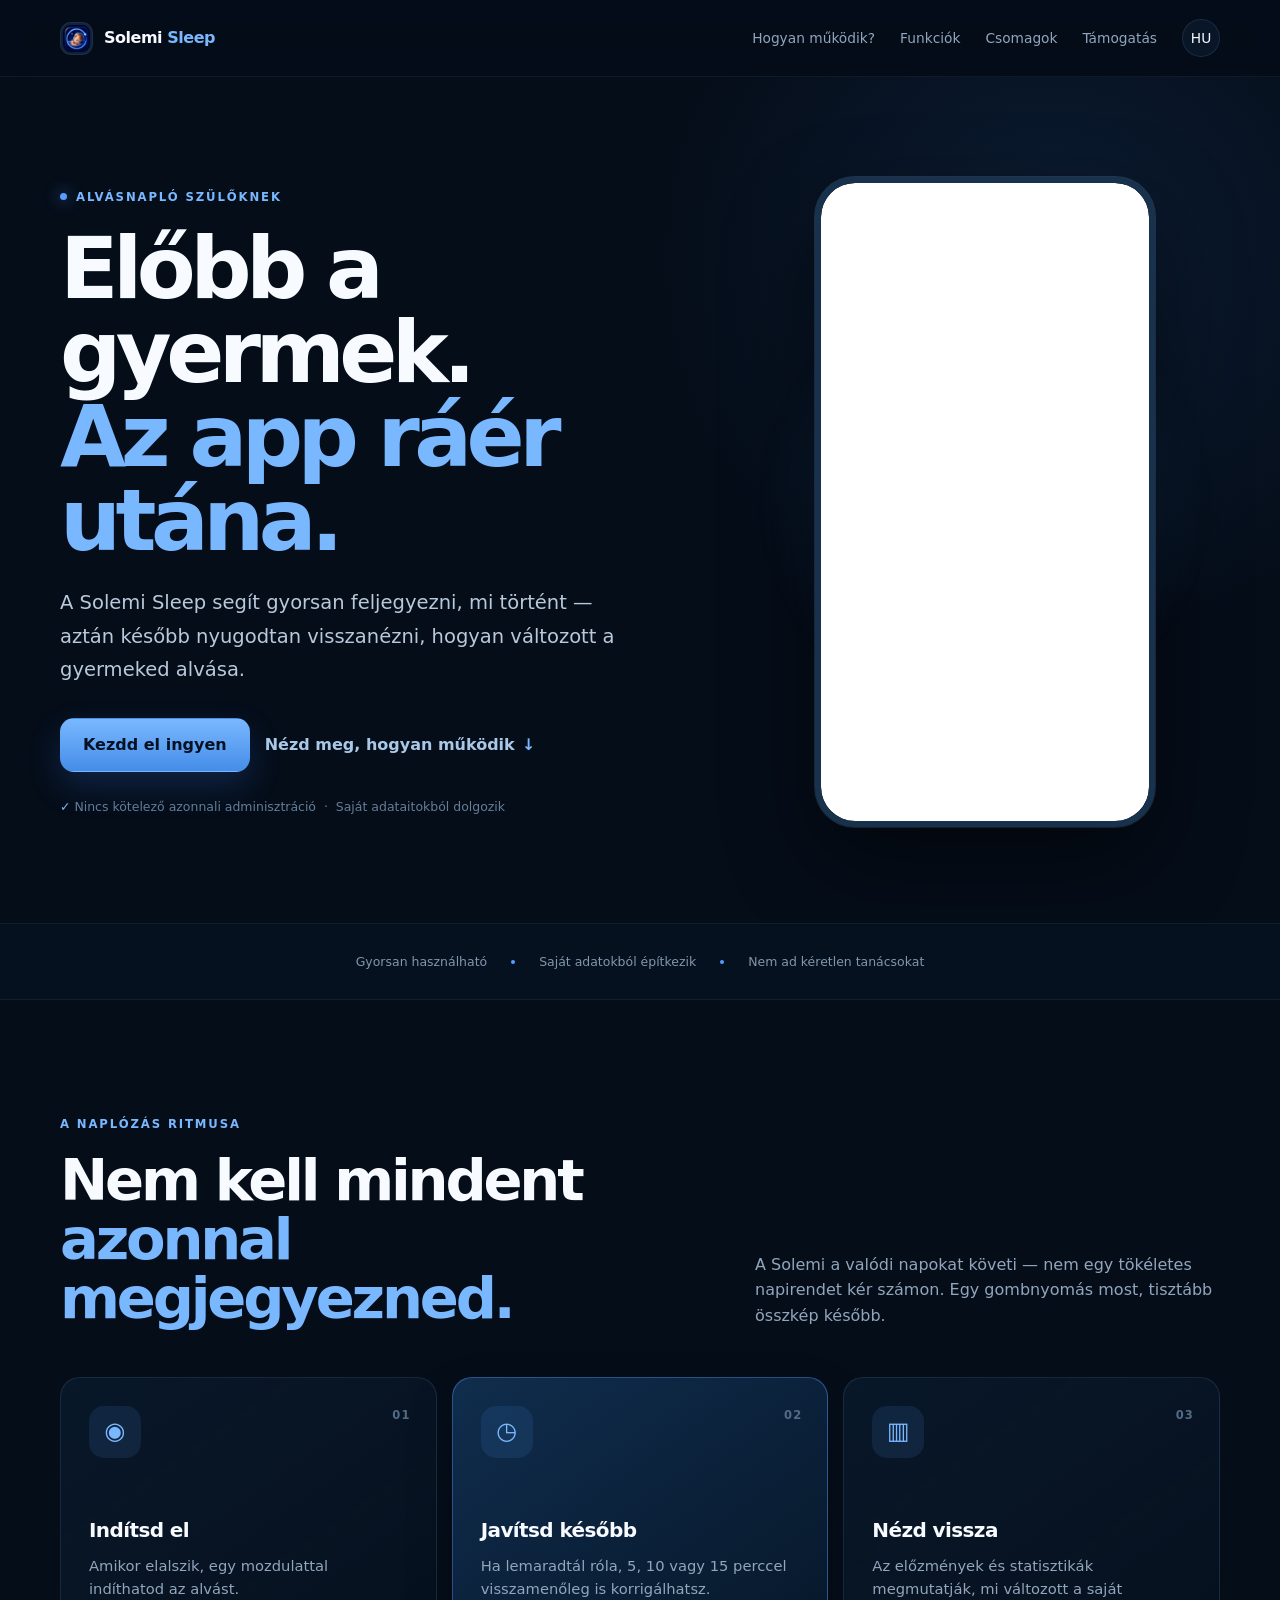
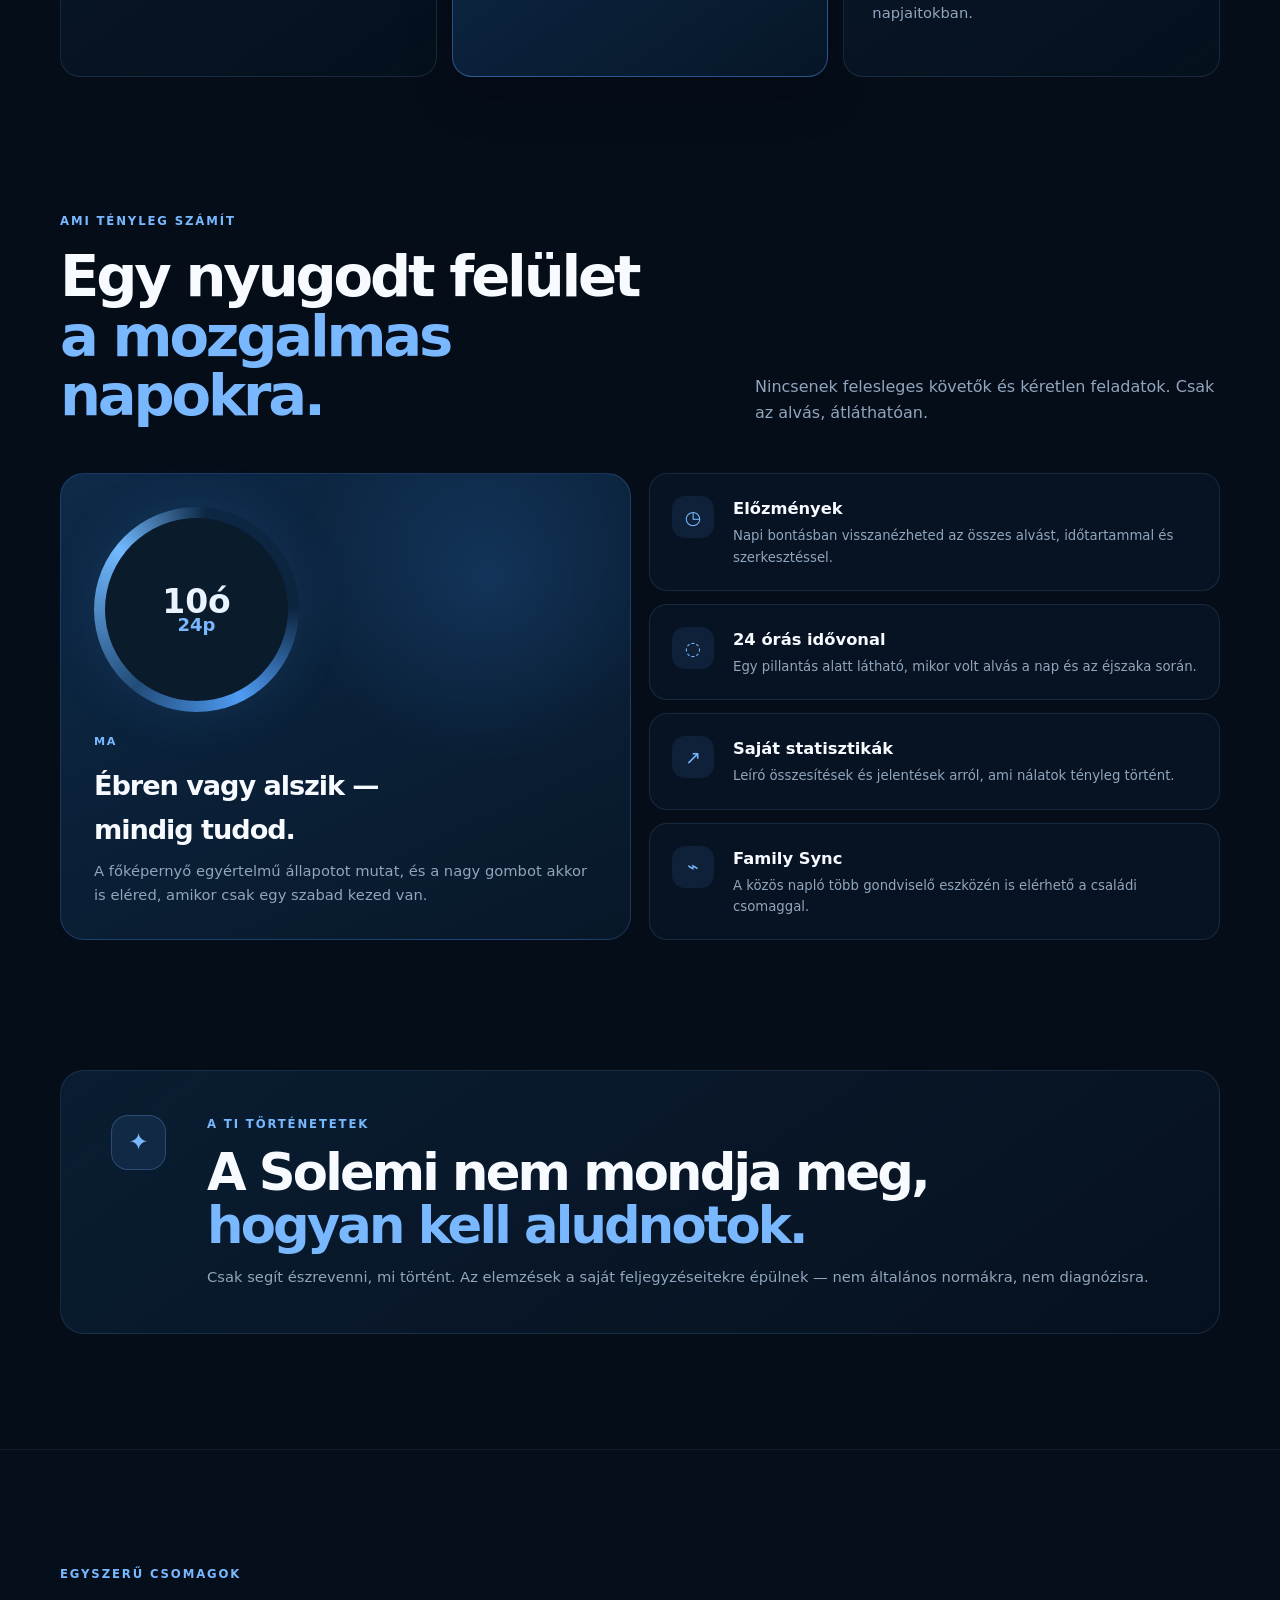
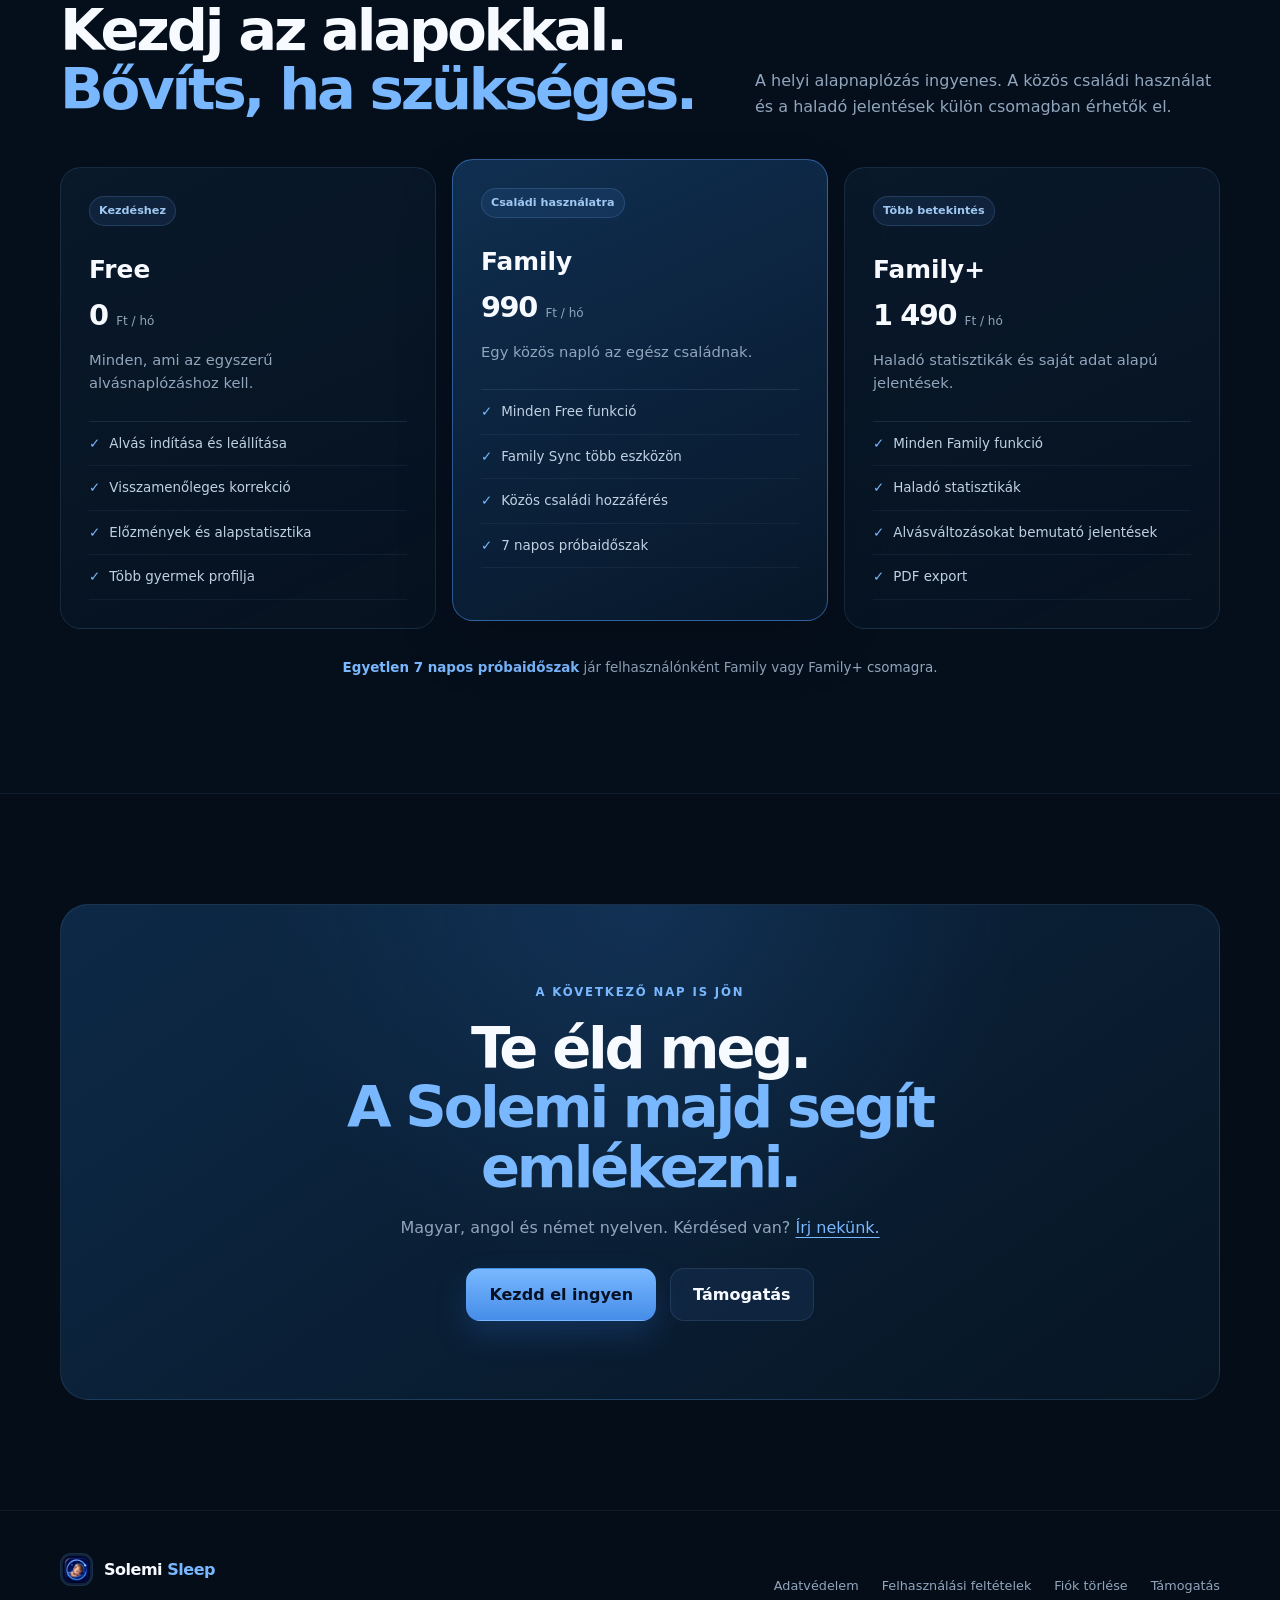
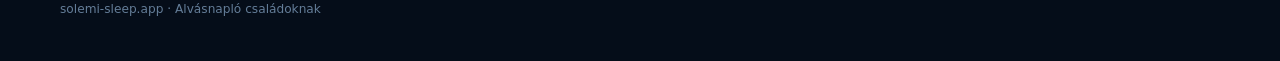
<file: index.html>
<!doctype html>
<html lang="hu">
<head>
  <meta charset="utf-8">
  <meta name="viewport" content="width=device-width, initial-scale=1">
  <meta name="theme-color" content="#050d19">
  <meta name="description" content="Solemi Sleep – gyors, egyszerű alvásnapló a gyermeked alvásának követéséhez.">
  <title>Solemi Sleep – Lásd, mi történt</title>
  <link rel="icon" type="image/png" href="/app-icon.png">
  <link rel="apple-touch-icon" href="/app-icon.png">
  <link rel="stylesheet" href="/styles.css">
</head>
<body>
  <header class="site-header">
    <nav class="nav shell" aria-label="Fő navigáció">
      <a class="brand" href="/" aria-label="Solemi Sleep kezdőlap">
        <span class="brand-mark" aria-hidden="true">
          <img src="/app-icon.png" alt="">
        </span>
        <span>Solemi <em>Sleep</em></span>
      </a>
      <div class="nav-links">
        <a href="#hogyan-mukodik">Hogyan működik?</a>
        <a href="#funkciok">Funkciók</a>
        <a href="#csomagok">Csomagok</a>
        <a href="/support/">Támogatás</a>
        <a class="language" href="#nyelvek" aria-label="Nyelv: magyar">HU</a>
      </div>
    </nav>
  </header>

  <main>
    <section class="hero">
      <div class="hero-glow" aria-hidden="true"></div>
      <div class="hero-grid shell">
        <div class="hero-copy">
          <div class="eyebrow"><span class="eyebrow-dot"></span>Alvásnapló szülőknek</div>
          <h1>Előbb a gyermek.<br><span>Az app ráér utána.</span></h1>
          <p class="lead">A Solemi Sleep segít gyorsan feljegyezni, mi történt — aztán később nyugodtan visszanézni, hogyan változott a gyermeked alvása.</p>
          <div class="hero-actions">
            <a class="button primary" href="#csomagok">Kezdd el ingyen</a>
            <a class="button text-button" href="#hogyan-mukodik">Nézd meg, hogyan működik <span aria-hidden="true">↓</span></a>
          </div>
          <p class="hero-assurance"><span aria-hidden="true">✓</span> Nincs kötelező azonnali adminisztráció &nbsp;·&nbsp; Saját adataitokból dolgozik</p>
        </div>

        <div class="phone-stage" aria-label="A Solemi Sleep mai nézetének bemutatója">
          <div class="phone-glow" aria-hidden="true"></div>
          <div class="phone" id="interactive-demo">
            <iframe class="app-demo-frame" src="https://czkiii.github.io/botond-sleep-tracker/" title="Solemi Sleep interaktív demó" loading="lazy"></iframe>
          </div>
        </div>
      </div>
    </section>

    <section class="proof-strip">
      <div class="shell proof-grid">
        <span>Gyorsan használható</span><i></i><span>Saját adatokból építkezik</span><i></i><span>Nem ad kéretlen tanácsokat</span>
      </div>
    </section>

    <section class="section story" id="hogyan-mukodik">
      <div class="shell">
        <div class="section-kicker">A naplózás ritmusa</div>
        <div class="section-head">
          <h2>Nem kell mindent<br><span>azonnal megjegyezned.</span></h2>
          <p>A Solemi a valódi napokat követi — nem egy tökéletes napirendet kér számon. Egy gombnyomás most, tisztább összkép később.</p>
        </div>
        <div class="steps-grid">
          <article class="step-card"><span class="step-no">01</span><div class="step-icon">◉</div><h3>Indítsd el</h3><p>Amikor elalszik, egy mozdulattal indíthatod az alvást.</p></article>
          <article class="step-card active"><span class="step-no">02</span><div class="step-icon">◷</div><h3>Javítsd később</h3><p>Ha lemaradtál róla, 5, 10 vagy 15 perccel visszamenőleg is korrigálhatsz.</p></article>
          <article class="step-card"><span class="step-no">03</span><div class="step-icon">▥</div><h3>Nézd vissza</h3><p>Az előzmények és statisztikák megmutatják, mi változott a saját napjaitokban.</p></article>
        </div>
      </div>
    </section>

    <section class="section feature-section" id="funkciok">
      <div class="shell">
        <div class="section-kicker">Ami tényleg számít</div>
        <div class="section-head">
          <h2>Egy nyugodt felület<br><span>a mozgalmas napokra.</span></h2>
          <p>Nincsenek felesleges követők és kéretlen feladatok. Csak az alvás, átláthatóan.</p>
        </div>
        <div class="feature-layout">
          <div class="feature-large">
            <div class="feature-orb" aria-hidden="true"><span>10ó<br><small>24p</small></span></div>
            <div><span class="feature-label">MA</span><h3>Ébren vagy alszik — mindig tudod.</h3><p>A főképernyő egyértelmű állapotot mutat, és a nagy gombot akkor is eléred, amikor csak egy szabad kezed van.</p></div>
          </div>
          <div class="feature-list">
            <article><span class="feature-symbol">◷</span><div><h3>Előzmények</h3><p>Napi bontásban visszanézheted az összes alvást, időtartammal és szerkesztéssel.</p></div></article>
            <article><span class="feature-symbol">◌</span><div><h3>24 órás idővonal</h3><p>Egy pillantás alatt látható, mikor volt alvás a nap és az éjszaka során.</p></div></article>
            <article><span class="feature-symbol">↗</span><div><h3>Saját statisztikák</h3><p>Leíró összesítések és jelentések arról, ami nálatok tényleg történt.</p></div></article>
            <article><span class="feature-symbol">⌁</span><div><h3>Family Sync</h3><p>A közös napló több gondviselő eszközén is elérhető a családi csomaggal.</p></div></article>
          </div>
        </div>
      </div>
    </section>

    <section class="section privacy-section">
      <div class="shell privacy-card">
        <div class="privacy-icon">✦</div>
        <div><div class="section-kicker">A ti történetetek</div><h2>A Solemi nem mondja meg,<br><span>hogyan kell aludnotok.</span></h2><p>Csak segít észrevenni, mi történt. Az elemzések a saját feljegyzéseitekre épülnek — nem általános normákra, nem diagnózisra.</p></div>
      </div>
    </section>

    <section class="section plans" id="csomagok">
      <div class="shell">
        <div class="section-kicker">Egyszerű csomagok</div>
        <div class="section-head"><h2>Kezdj az alapokkal.<br><span>Bővíts, ha szükséges.</span></h2><p>A helyi alapnaplózás ingyenes. A közös családi használat és a haladó jelentések külön csomagban érhetők el.</p></div>
        <div class="plan-grid">
          <article class="plan"><span class="plan-tag">Kezdéshez</span><h3>Free</h3><div class="price">0 <small>Ft / hó</small></div><p>Minden, ami az egyszerű alvásnaplózáshoz kell.</p><ul><li>Alvás indítása és leállítása</li><li>Visszamenőleges korrekció</li><li>Előzmények és alapstatisztika</li><li>Több gyermek profilja</li></ul></article>
          <article class="plan recommended"><span class="plan-tag">Családi használatra</span><h3>Family</h3><div class="price">990 <small>Ft / hó</small></div><p>Egy közös napló az egész családnak.</p><ul><li>Minden Free funkció</li><li>Family Sync több eszközön</li><li>Közös családi hozzáférés</li><li>7 napos próbaidőszak</li></ul></article>
          <article class="plan"><span class="plan-tag">Több betekintés</span><h3>Family+</h3><div class="price">1 490 <small>Ft / hó</small></div><p>Haladó statisztikák és saját adat alapú jelentések.</p><ul><li>Minden Family funkció</li><li>Haladó statisztikák</li><li>Alvásváltozásokat bemutató jelentések</li><li>PDF export</li></ul></article>
        </div>
        <p class="trial-note"><strong>Egyetlen 7 napos próbaidőszak</strong> jár felhasználónként Family vagy Family+ csomagra.</p>
      </div>
    </section>

    <section class="closing" id="nyelvek">
      <div class="closing-inner shell"><div class="section-kicker">A következő nap is jön</div><h2>Te éld meg.<br><span>A Solemi majd segít emlékezni.</span></h2><p>Magyar, angol és német nyelven. Kérdésed van? <a class="text-link" href="mailto:support@solemi-sleep.app">Írj nekünk.</a></p><div class="closing-actions"><a class="button primary" href="#csomagok">Kezdd el ingyen</a><a class="button secondary" href="/support/">Támogatás</a></div></div>
    </section>
  </main>

  <footer class="site-footer"><div class="footer-grid shell"><div><a class="brand" href="/"><span class="brand-mark" aria-hidden="true"><img src="/app-icon.png" alt=""></span><span>Solemi <em>Sleep</em></span></a><div class="footer-meta">solemi-sleep.app · Alvásnapló családoknak</div></div><nav class="footer-links" aria-label="Jogi és támogatási oldalak"><a href="/privacy/">Adatvédelem</a><a href="/terms/">Felhasználási feltételek</a><a href="/delete-account/">Fiók törlése</a><a href="/support/">Támogatás</a></nav></div></footer>
</body>
</html>
<!-- deploy-check -->
</file>
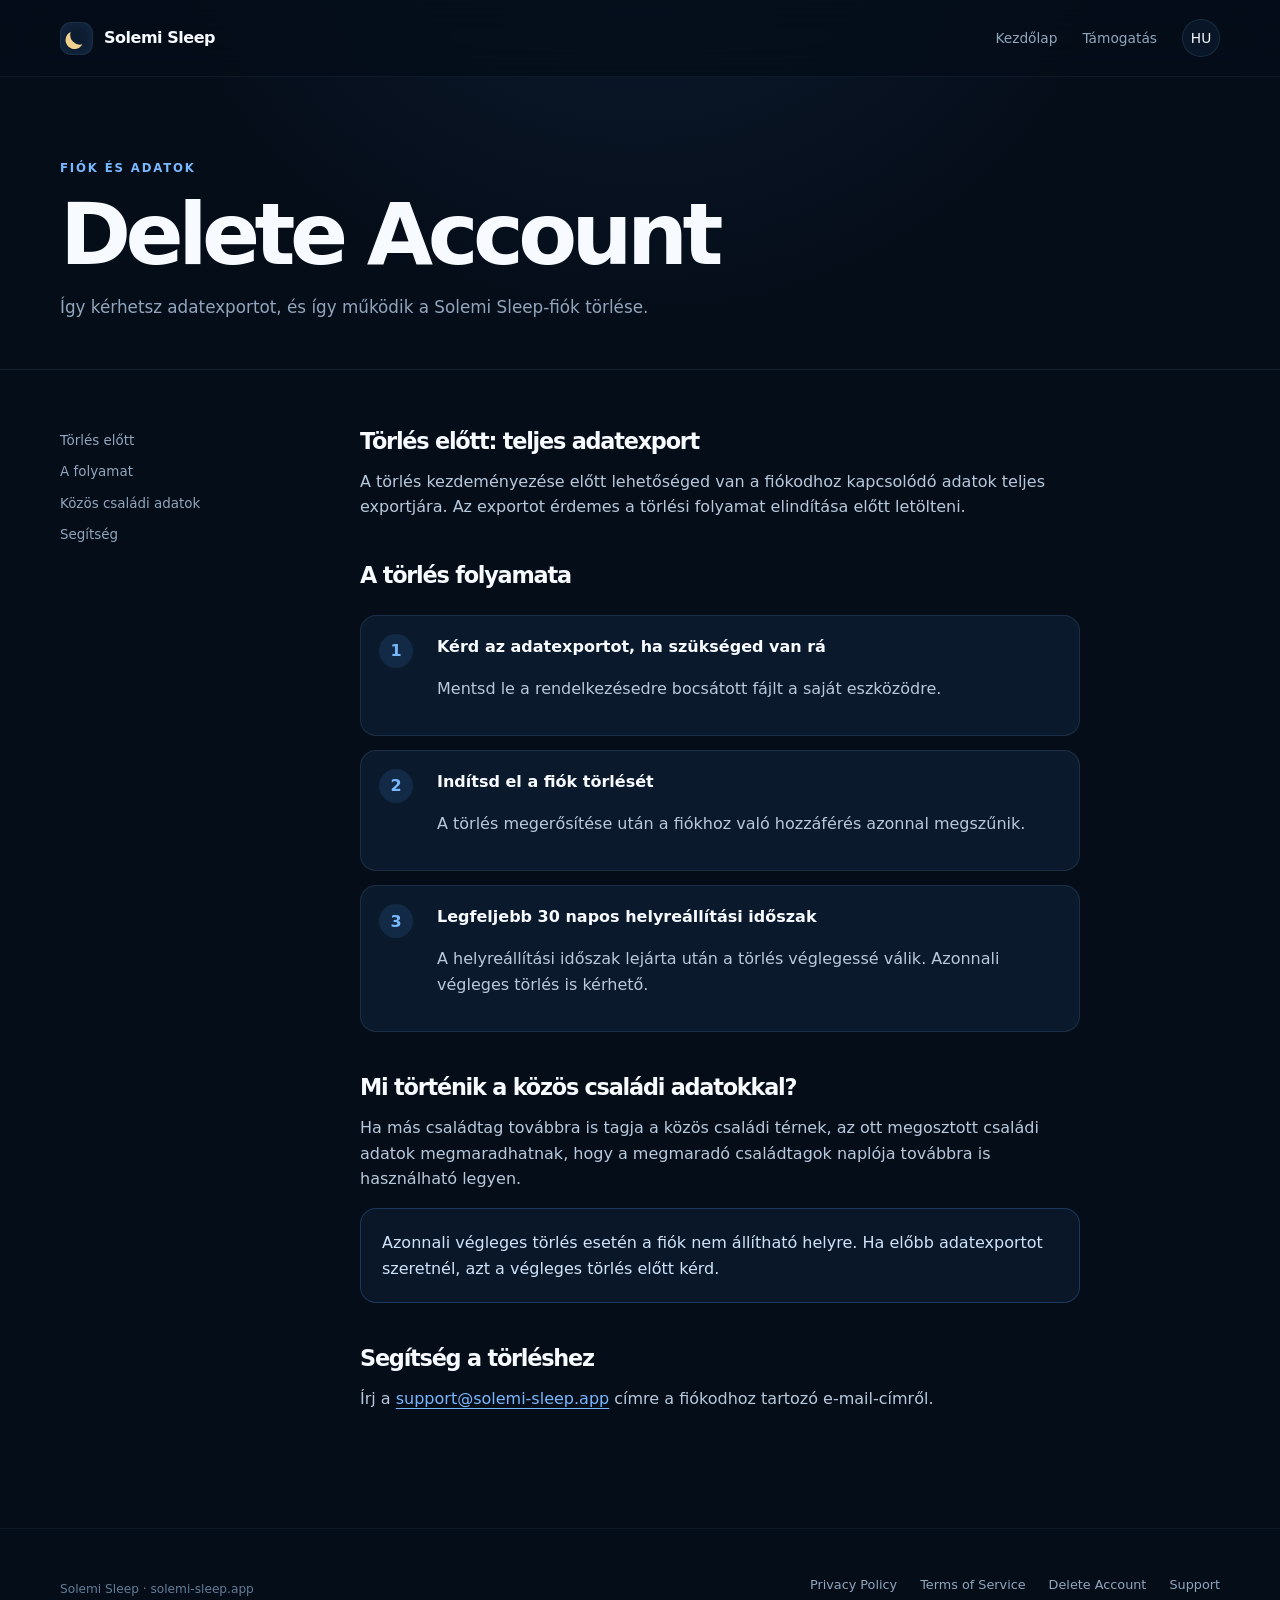
<file: delete-account/index.html>
<!doctype html><html lang="hu"><head><meta charset="utf-8"><meta name="viewport" content="width=device-width,initial-scale=1"><meta name="theme-color" content="#080c20"><title>Delete Account – Solemi Sleep</title><link rel="icon" type="image/svg+xml" href="/favicon.svg"><link rel="stylesheet" href="/styles.css"></head><body>
<header class="site-header"><nav class="nav shell"><a class="brand" href="/"><span class="brand-mark" aria-hidden="true"><svg viewBox="0 0 32 32"><path d="M22 22A10 10 0 0 1 10 9.3 9.2 9.2 0 1 0 22 22Z" fill="#f1cf8c"/></svg></span>Solemi Sleep</a><div class="nav-links"><a href="/">Kezdőlap</a><a href="/support/">Támogatás</a><span class="language">HU</span></div></nav></header>
<main><section class="page-hero"><div class="shell"><div class="eyebrow">Fiók és adatok</div><h1>Delete Account</h1><p>Így kérhetsz adatexportot, és így működik a Solemi Sleep-fiók törlése.</p></div></section>
<section class="document"><div class="document-layout shell"><nav class="doc-nav"><a href="#elotte">Törlés előtt</a><a href="#folyamat">A folyamat</a><a href="#csalad">Közös családi adatok</a><a href="#segitseg">Segítség</a></nav><article class="doc-content">
<h2 id="elotte">Törlés előtt: teljes adatexport</h2><p>A törlés kezdeményezése előtt lehetőséged van a fiókodhoz kapcsolódó adatok teljes exportjára. Az exportot érdemes a törlési folyamat elindítása előtt letölteni.</p>
<h2 id="folyamat">A törlés folyamata</h2><div class="steps"><div class="step"><div><strong>Kérd az adatexportot, ha szükséged van rá</strong><p>Mentsd le a rendelkezésedre bocsátott fájlt a saját eszközödre.</p></div></div><div class="step"><div><strong>Indítsd el a fiók törlését</strong><p>A törlés megerősítése után a fiókhoz való hozzáférés azonnal megszűnik.</p></div></div><div class="step"><div><strong>Legfeljebb 30 napos helyreállítási időszak</strong><p>A helyreállítási időszak lejárta után a törlés véglegessé válik. Azonnali végleges törlés is kérhető.</p></div></div></div>
<h2 id="csalad">Mi történik a közös családi adatokkal?</h2><p>Ha más családtag továbbra is tagja a közös családi térnek, az ott megosztott családi adatok megmaradhatnak, hogy a megmaradó családtagok naplója továbbra is használható legyen.</p>
<div class="notice">Azonnali végleges törlés esetén a fiók nem állítható helyre. Ha előbb adatexportot szeretnél, azt a végleges törlés előtt kérd.</div>
<h2 id="segitseg">Segítség a törléshez</h2><p>Írj a <a class="text-link" href="mailto:support@solemi-sleep.app">support@solemi-sleep.app</a> címre a fiókodhoz tartozó e-mail-címről.</p>
</article></div></section></main>
<footer class="site-footer"><div class="footer-grid shell"><div class="footer-meta">Solemi Sleep · solemi-sleep.app</div><nav class="footer-links"><a href="/privacy/">Privacy Policy</a><a href="/terms/">Terms of Service</a><a href="/delete-account/">Delete Account</a><a href="/support/">Support</a></nav></div></footer></body></html>
</file>
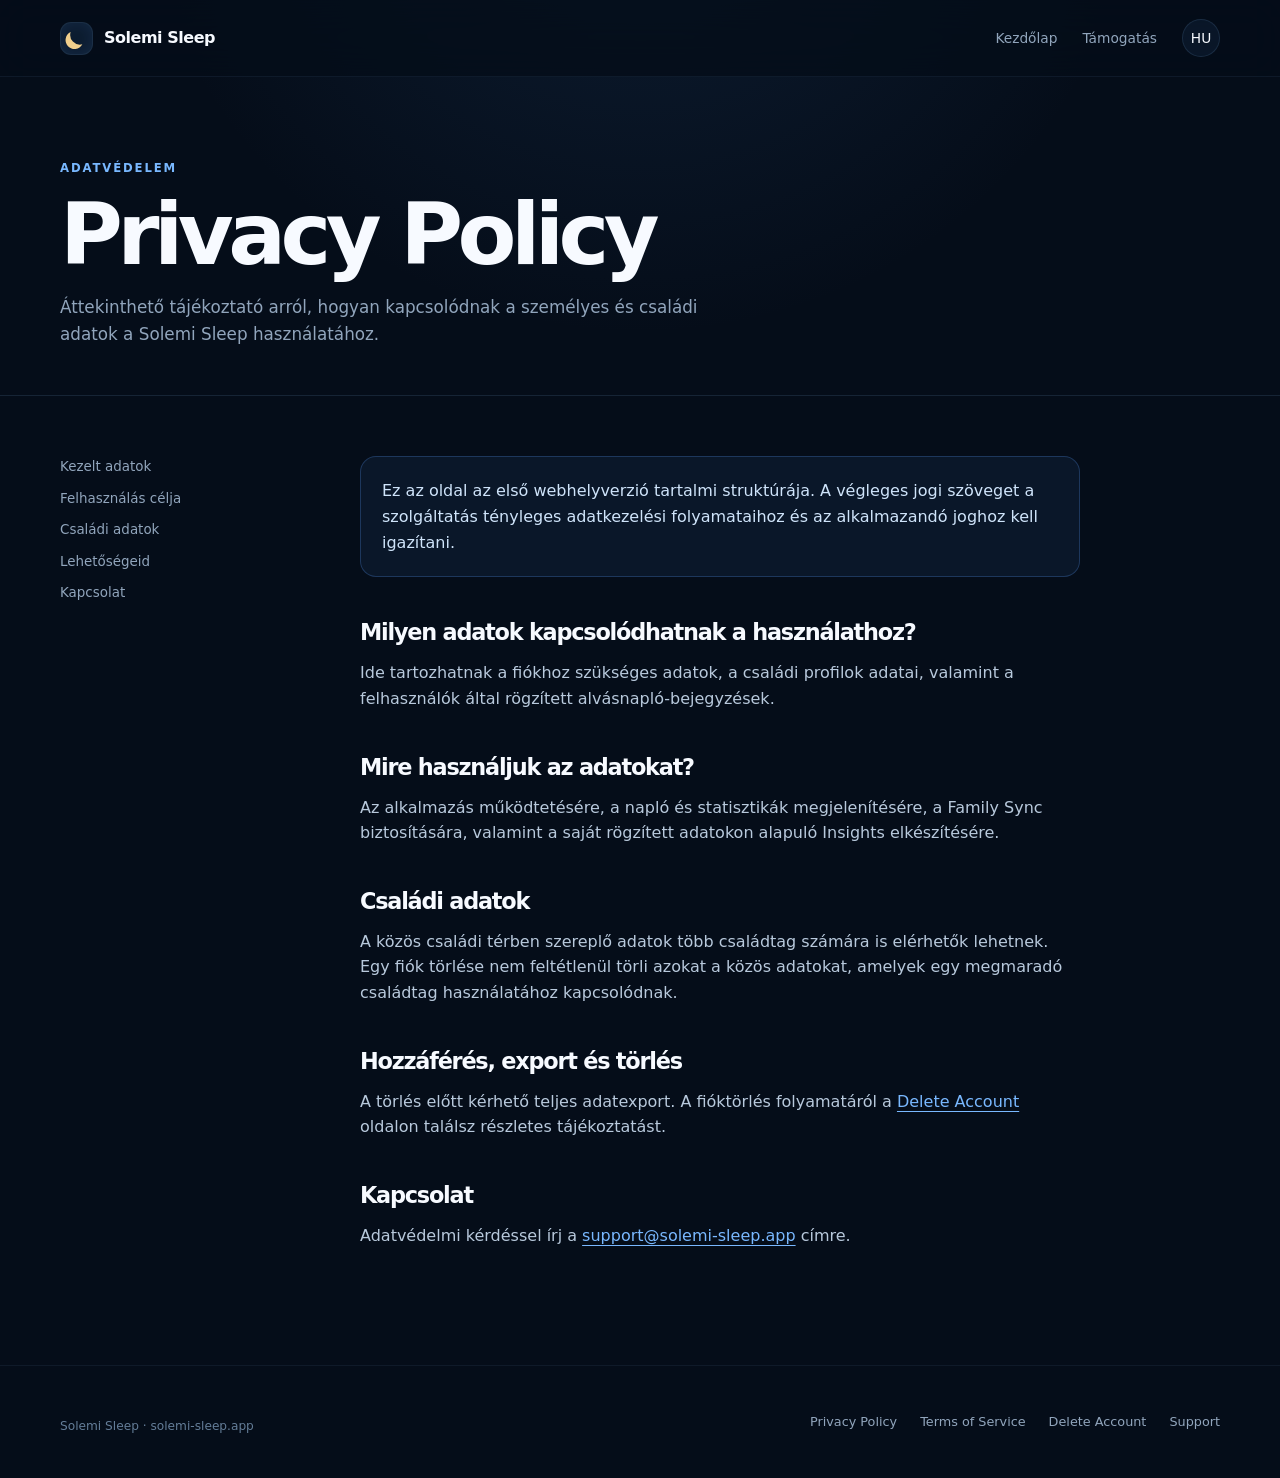
<file: privacy/index.html>
<!doctype html><html lang="hu"><head><meta charset="utf-8"><meta name="viewport" content="width=device-width,initial-scale=1"><meta name="theme-color" content="#080c20"><title>Privacy Policy – Solemi Sleep</title><link rel="icon" type="image/svg+xml" href="/favicon.svg"><link rel="stylesheet" href="/styles.css"></head><body>
<header class="site-header"><nav class="nav shell"><a class="brand" href="/"><span class="brand-mark" aria-hidden="true"><svg viewBox="0 0 32 32"><path d="M22 22A10 10 0 0 1 10 9.3 9.2 9.2 0 1 0 22 22Z" fill="#f1cf8c"/></svg></span>Solemi Sleep</a><div class="nav-links"><a href="/">Kezdőlap</a><a href="/support/">Támogatás</a><span class="language">HU</span></div></nav></header>
<main><section class="page-hero"><div class="shell"><div class="eyebrow">Adatvédelem</div><h1>Privacy Policy</h1><p>Áttekinthető tájékoztató arról, hogyan kapcsolódnak a személyes és családi adatok a Solemi Sleep használatához.</p></div></section>
<section class="document"><div class="document-layout shell"><nav class="doc-nav" aria-label="Oldalon belüli navigáció"><a href="#adatok">Kezelt adatok</a><a href="#cel">Felhasználás célja</a><a href="#csalad">Családi adatok</a><a href="#jogok">Lehetőségeid</a><a href="#kapcsolat">Kapcsolat</a></nav><article class="doc-content">
<div class="notice">Ez az oldal az első webhelyverzió tartalmi struktúrája. A végleges jogi szöveget a szolgáltatás tényleges adatkezelési folyamataihoz és az alkalmazandó joghoz kell igazítani.</div>
<h2 id="adatok">Milyen adatok kapcsolódhatnak a használathoz?</h2><p>Ide tartozhatnak a fiókhoz szükséges adatok, a családi profilok adatai, valamint a felhasználók által rögzített alvásnapló-bejegyzések.</p>
<h2 id="cel">Mire használjuk az adatokat?</h2><p>Az alkalmazás működtetésére, a napló és statisztikák megjelenítésére, a Family Sync biztosítására, valamint a saját rögzített adatokon alapuló Insights elkészítésére.</p>
<h2 id="csalad">Családi adatok</h2><p>A közös családi térben szereplő adatok több családtag számára is elérhetők lehetnek. Egy fiók törlése nem feltétlenül törli azokat a közös adatokat, amelyek egy megmaradó családtag használatához kapcsolódnak.</p>
<h2 id="jogok">Hozzáférés, export és törlés</h2><p>A törlés előtt kérhető teljes adatexport. A fióktörlés folyamatáról a <a class="text-link" href="/delete-account/">Delete Account</a> oldalon találsz részletes tájékoztatást.</p>
<h2 id="kapcsolat">Kapcsolat</h2><p>Adatvédelmi kérdéssel írj a <a class="text-link" href="mailto:support@solemi-sleep.app">support@solemi-sleep.app</a> címre.</p>
</article></div></section></main>
<footer class="site-footer"><div class="footer-grid shell"><div class="footer-meta">Solemi Sleep · solemi-sleep.app</div><nav class="footer-links"><a href="/privacy/">Privacy Policy</a><a href="/terms/">Terms of Service</a><a href="/delete-account/">Delete Account</a><a href="/support/">Support</a></nav></div></footer></body></html>
</file>
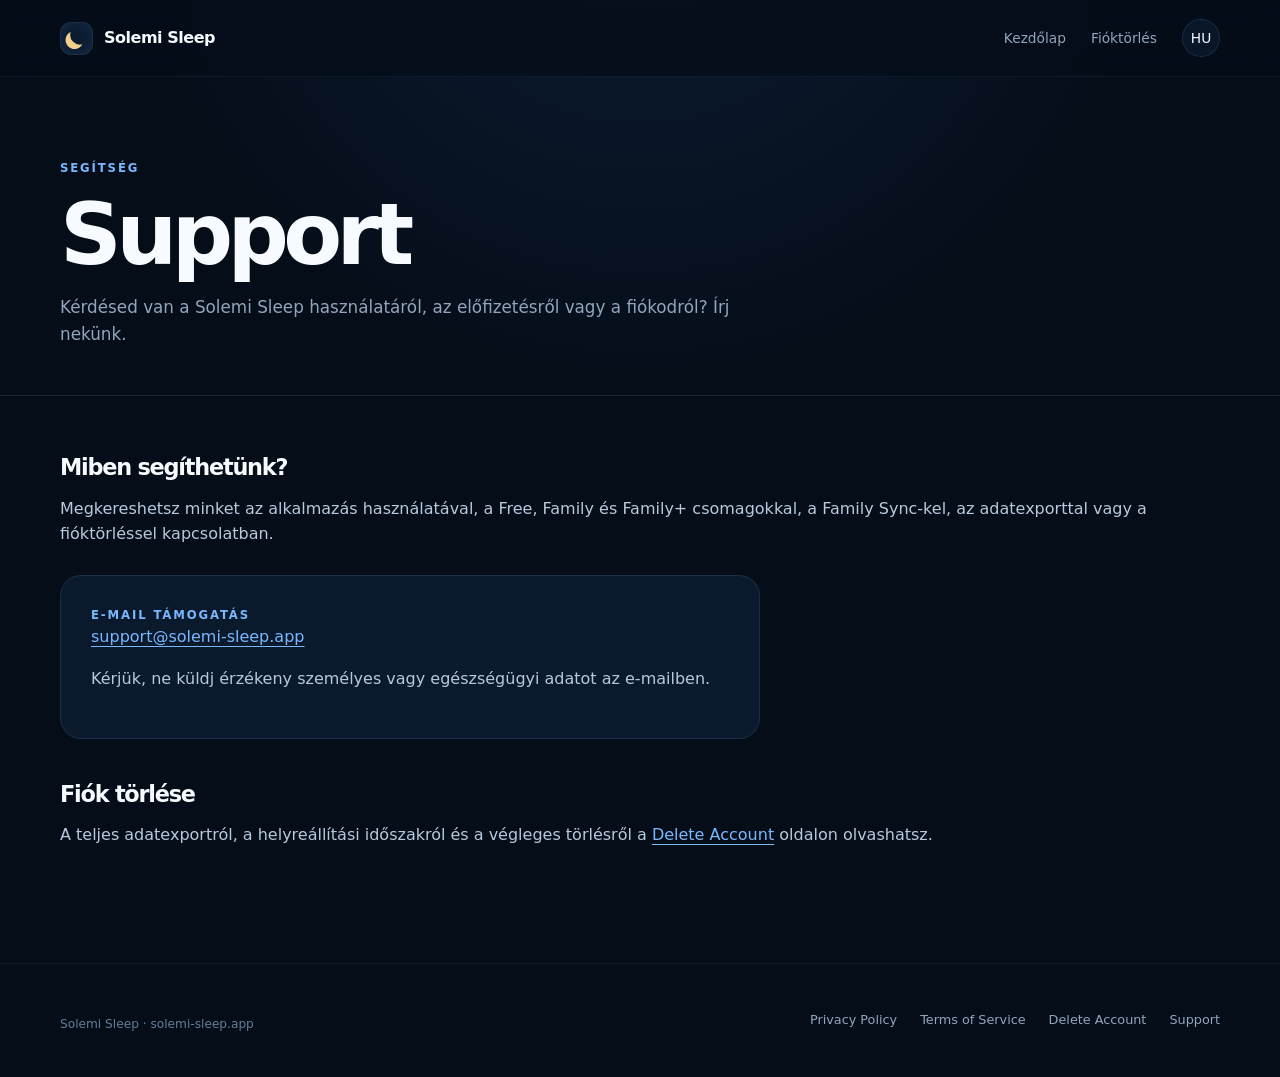
<file: support/index.html>
<!doctype html><html lang="hu"><head><meta charset="utf-8"><meta name="viewport" content="width=device-width,initial-scale=1"><meta name="theme-color" content="#080c20"><title>Support – Solemi Sleep</title><link rel="icon" type="image/svg+xml" href="/favicon.svg"><link rel="stylesheet" href="/styles.css"></head><body>
<header class="site-header"><nav class="nav shell"><a class="brand" href="/"><span class="brand-mark" aria-hidden="true"><svg viewBox="0 0 32 32"><path d="M22 22A10 10 0 0 1 10 9.3 9.2 9.2 0 1 0 22 22Z" fill="#f1cf8c"/></svg></span>Solemi Sleep</a><div class="nav-links"><a href="/">Kezdőlap</a><a href="/delete-account/">Fióktörlés</a><span class="language">HU</span></div></nav></header>
<main><section class="page-hero"><div class="shell"><div class="eyebrow">Segítség</div><h1>Support</h1><p>Kérdésed van a Solemi Sleep használatáról, az előfizetésről vagy a fiókodról? Írj nekünk.</p></div></section>
<section class="document"><div class="shell"><article class="doc-content"><h2>Miben segíthetünk?</h2><p>Megkereshetsz minket az alkalmazás használatával, a Free, Family és Family+ csomagokkal, a Family Sync-kel, az adatexporttal vagy a fióktörléssel kapcsolatban.</p><div class="support-card"><div class="eyebrow">E-mail támogatás</div><a href="mailto:support@solemi-sleep.app">support@solemi-sleep.app</a><p>Kérjük, ne küldj érzékeny személyes vagy egészségügyi adatot az e-mailben.</p></div><h2>Fiók törlése</h2><p>A teljes adatexportról, a helyreállítási időszakról és a végleges törlésről a <a class="text-link" href="/delete-account/">Delete Account</a> oldalon olvashatsz.</p></article></div></section></main>
<footer class="site-footer"><div class="footer-grid shell"><div class="footer-meta">Solemi Sleep · solemi-sleep.app</div><nav class="footer-links"><a href="/privacy/">Privacy Policy</a><a href="/terms/">Terms of Service</a><a href="/delete-account/">Delete Account</a><a href="/support/">Support</a></nav></div></footer></body></html>
</file>
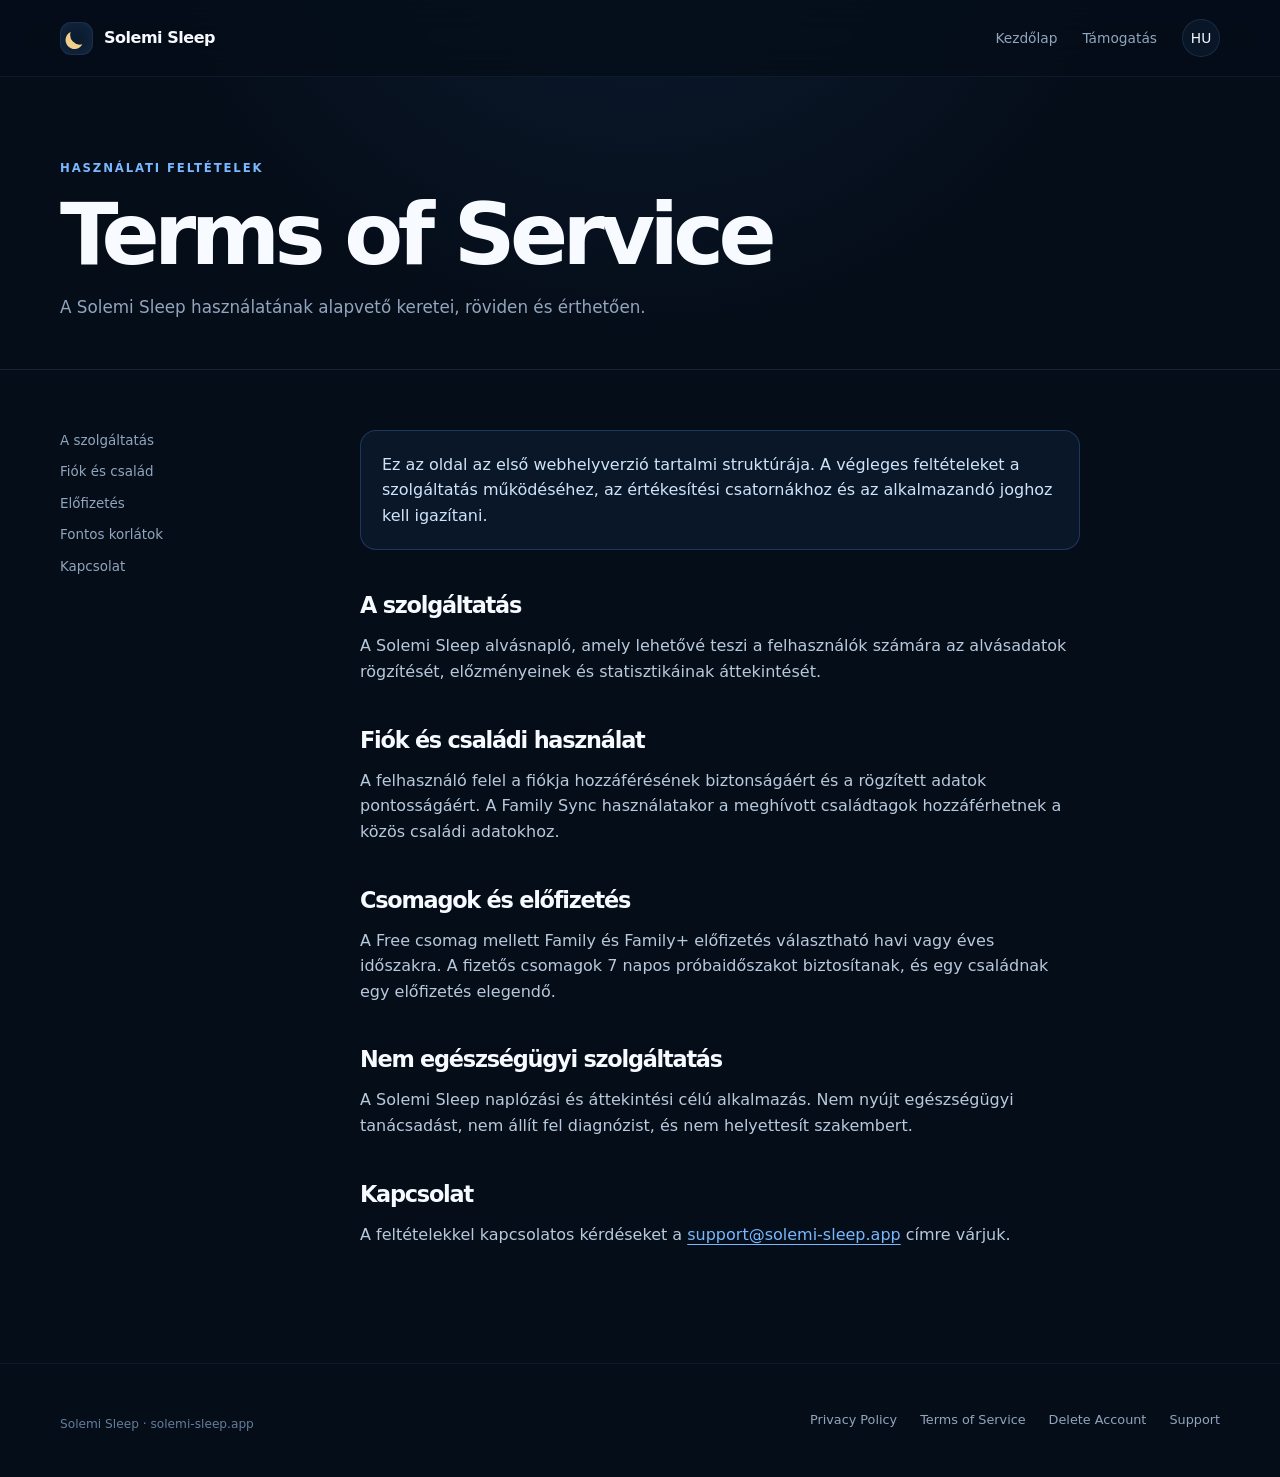
<file: terms/index.html>
<!doctype html><html lang="hu"><head><meta charset="utf-8"><meta name="viewport" content="width=device-width,initial-scale=1"><meta name="theme-color" content="#080c20"><title>Terms of Service – Solemi Sleep</title><link rel="icon" type="image/svg+xml" href="/favicon.svg"><link rel="stylesheet" href="/styles.css"></head><body>
<header class="site-header"><nav class="nav shell"><a class="brand" href="/"><span class="brand-mark" aria-hidden="true"><svg viewBox="0 0 32 32"><path d="M22 22A10 10 0 0 1 10 9.3 9.2 9.2 0 1 0 22 22Z" fill="#f1cf8c"/></svg></span>Solemi Sleep</a><div class="nav-links"><a href="/">Kezdőlap</a><a href="/support/">Támogatás</a><span class="language">HU</span></div></nav></header>
<main><section class="page-hero"><div class="shell"><div class="eyebrow">Használati feltételek</div><h1>Terms of Service</h1><p>A Solemi Sleep használatának alapvető keretei, röviden és érthetően.</p></div></section>
<section class="document"><div class="document-layout shell"><nav class="doc-nav"><a href="#szolgaltatas">A szolgáltatás</a><a href="#fiok">Fiók és család</a><a href="#elofizetes">Előfizetés</a><a href="#felelosseg">Fontos korlátok</a><a href="#kapcsolat">Kapcsolat</a></nav><article class="doc-content">
<div class="notice">Ez az oldal az első webhelyverzió tartalmi struktúrája. A végleges feltételeket a szolgáltatás működéséhez, az értékesítési csatornákhoz és az alkalmazandó joghoz kell igazítani.</div>
<h2 id="szolgaltatas">A szolgáltatás</h2><p>A Solemi Sleep alvásnapló, amely lehetővé teszi a felhasználók számára az alvásadatok rögzítését, előzményeinek és statisztikáinak áttekintését.</p>
<h2 id="fiok">Fiók és családi használat</h2><p>A felhasználó felel a fiókja hozzáférésének biztonságáért és a rögzített adatok pontosságáért. A Family Sync használatakor a meghívott családtagok hozzáférhetnek a közös családi adatokhoz.</p>
<h2 id="elofizetes">Csomagok és előfizetés</h2><p>A Free csomag mellett Family és Family+ előfizetés választható havi vagy éves időszakra. A fizetős csomagok 7 napos próbaidőszakot biztosítanak, és egy családnak egy előfizetés elegendő.</p>
<h2 id="felelosseg">Nem egészségügyi szolgáltatás</h2><p>A Solemi Sleep naplózási és áttekintési célú alkalmazás. Nem nyújt egészségügyi tanácsadást, nem állít fel diagnózist, és nem helyettesít szakembert.</p>
<h2 id="kapcsolat">Kapcsolat</h2><p>A feltételekkel kapcsolatos kérdéseket a <a class="text-link" href="mailto:support@solemi-sleep.app">support@solemi-sleep.app</a> címre várjuk.</p>
</article></div></section></main>
<footer class="site-footer"><div class="footer-grid shell"><div class="footer-meta">Solemi Sleep · solemi-sleep.app</div><nav class="footer-links"><a href="/privacy/">Privacy Policy</a><a href="/terms/">Terms of Service</a><a href="/delete-account/">Delete Account</a><a href="/support/">Support</a></nav></div></footer></body></html>
</file>
<file: styles.css>
:root {
  color-scheme: dark;
  --bg: #050d19;
  --bg-2: #071321;
  --surface: #0a1a2c;
  --surface-2: #0d2137;
  --line: rgba(127, 175, 228, .14);
  --line-soft: rgba(127, 175, 228, .08);
  --ink: #f7faff;
  --muted: #91a5bc;
  --muted-2: #647d98;
  --blue: #579dff;
  --blue-2: #79b8ff;
  --max: 1160px;
}
* { box-sizing: border-box; }
html { scroll-behavior: smooth; }
body { margin:0; min-width:320px; color:var(--ink); background:radial-gradient(circle at 50% -12%, rgba(43,89,143,.23), transparent 32rem), var(--bg); font-family: Inter, ui-sans-serif, system-ui, -apple-system, BlinkMacSystemFont, "Segoe UI", sans-serif; font-size:16px; line-height:1.6; -webkit-font-smoothing:antialiased; }
a { color:inherit; text-decoration:none; }
button { font:inherit; }
.shell { width:min(var(--max), calc(100% - 44px)); margin-inline:auto; }
.site-header { position:sticky; top:0; z-index:20; border-bottom:1px solid var(--line-soft); background:rgba(5,13,25,.78); backdrop-filter:blur(18px); }
.nav { min-height:76px; display:flex; align-items:center; justify-content:space-between; gap:28px; }
.brand { min-width:0; display:inline-flex; align-items:center; gap:11px; font-weight:780; letter-spacing:-.03em; }
.brand > span:last-child { white-space:nowrap; }
.brand em { color:var(--blue-2); font-style:normal; }
.brand-mark { width:33px; height:33px; display:grid; place-items:center; border:1px solid var(--line); border-radius:11px; background:#0b1a2c; box-shadow:inset 0 0 18px rgba(87,157,255,.12); }
.brand-mark img { width:27px; height:27px; display:block; border-radius:8px; object-fit:cover; }
.nav-links { display:flex; align-items:center; gap:25px; color:var(--muted); font-size:.86rem; }
.nav-links a:hover, .nav-links a:focus-visible { color:#fff; }
.language { width:38px; height:38px; display:grid; place-items:center; border:1px solid var(--line); border-radius:50%; color:var(--ink); background:rgba(87,157,255,.07); }
.hero { position:relative; overflow:hidden; padding:100px 0 96px; }
.hero-glow { position:absolute; width:820px; height:820px; right:-180px; top:-230px; border-radius:50%; background:radial-gradient(circle, rgba(45,110,189,.16), transparent 67%); pointer-events:none; }
.hero-grid { position:relative; display:grid; grid-template-columns:minmax(0,1fr) 470px; gap:90px; align-items:center; }
.eyebrow, .section-kicker { color:var(--blue-2); font-size:.73rem; font-weight:800; letter-spacing:.16em; text-transform:uppercase; }
.eyebrow { display:flex; align-items:center; gap:9px; }
.eyebrow-dot { width:7px; height:7px; border-radius:50%; background:var(--blue); box-shadow:0 0 15px rgba(87,157,255,.8); }
h1 { margin:20px 0 24px; max-width:720px; font-size:clamp(3.2rem, 6.7vw, 6rem); line-height:.98; letter-spacing:-.065em; font-weight:700; }
h1 span, h2 span { color:var(--blue-2); }
.lead { max-width:590px; margin:0; color:#b8c9dc; font-size:clamp(1.05rem, 2vw, 1.22rem); line-height:1.7; }
.hero-actions, .closing-actions { display:flex; flex-wrap:wrap; align-items:center; gap:14px; margin-top:32px; }
.button { min-height:50px; display:inline-flex; align-items:center; justify-content:center; padding:13px 22px; border-radius:14px; border:1px solid transparent; font-weight:750; transition:transform .2s ease, border-color .2s ease, background .2s ease; }
.button:hover { transform:translateY(-2px); }
.button.primary { color:#061224; background:linear-gradient(180deg,#79b8ff,#458de8); box-shadow:0 14px 32px rgba(44,108,207,.24); }
.button.secondary { border-color:var(--line); background:rgba(87,157,255,.08); color:var(--ink); }
.text-button { min-height:auto; padding:10px 0; color:#a9c8e8; background:transparent; }
.text-button span { margin-left:7px; color:var(--blue-2); }
.hero-assurance { margin:25px 0 0; color:var(--muted-2); font-size:.78rem; }
.hero-assurance span { color:var(--blue-2); font-weight:900; }
.phone-stage { position:relative; min-height:610px; display:grid; place-items:center; }
.phone-glow { position:absolute; inset:10% 2%; border-radius:50%; background:radial-gradient(circle, rgba(50,123,218,.25), transparent 65%); filter:blur(8px); }
.phone { position:relative; width:300px; height:600px; padding:37px 18px 0; overflow:hidden; border:7px solid #18314d; border-radius:42px; background:linear-gradient(180deg,#071625,#050e19); box-shadow:0 35px 90px rgba(0,0,0,.48), 0 0 0 1px rgba(158,208,255,.18); }
.phone-island { position:absolute; top:9px; left:50%; width:94px; height:21px; transform:translateX(-50%); border-radius:20px; background:#020711; }
.phone-header { display:flex; justify-content:space-between; align-items:start; padding:3px 4px 0; }
.phone-header strong, .phone-header span { display:block; }
.phone-header strong { font-size:11px; letter-spacing:-.01em; }
.phone-header span { margin-top:5px; color:var(--muted); font-size:9px; }
.phone-header span b { color:#a8cff7; }
.phone-avatar { width:30px; height:30px; display:grid; place-items:center; border-radius:50%; color:#eaf5ff; background:linear-gradient(145deg,#3978bd,#183e68); font-size:12px; font-weight:800; }
.phone-orb { width:173px; aspect-ratio:1; margin:34px auto 17px; display:grid; place-items:center; position:relative; border-radius:50%; background:conic-gradient(from 218deg,#214c78,#72b9ff 24%,#3f8de7 37%,transparent 37% 64%,#4f9cf5 81%,#214c78); }
.phone-orb::before { content:""; position:absolute; inset:9px; border-radius:50%; background:radial-gradient(circle at 50% 34%,rgba(49,111,175,.18),transparent 43%),#0a1b2c; border:1px solid rgba(157,206,255,.08); }
.phone-orb-content { position:relative; z-index:1; display:flex; flex-direction:column; align-items:center; text-align:center; }
.moon-icon { color:var(--blue-2); font-size:20px; line-height:1; }
.phone-orb-content strong { margin-top:6px; color:#f7faff; font-size:21px; letter-spacing:.04em; }
.phone-orb-content b { margin-top:7px; color:#c7def8; font-size:18px; }
.phone-orb-content small { margin-top:5px; color:#7c91a9; font-size:9px; }
.phone-cta { width:92%; height:42px; display:block; margin:0 auto; border:1px solid rgba(189,222,255,.14); border-radius:16px; color:#fff; background:linear-gradient(180deg,#5aa2ff,#3978df); box-shadow:0 8px 20px rgba(45,109,209,.18); font-size:13px; font-weight:750; }
.phone-link { margin:9px 0 17px; text-align:center; color:#84b9ed; font-size:10px; }
.phone-link span { margin-left:4px; font-size:14px; }
.phone-card { padding:10px; border:1px solid var(--line); border-radius:14px; background:rgba(10,26,44,.9); }
.phone-card-title { display:flex; justify-content:space-between; margin-bottom:4px; color:#7e94ad; font-size:9px; }
.phone-card-title span:first-child { color:#d2e6fb; font-weight:700; }
.sleep-row { min-height:31px; display:grid; grid-template-columns:17px 1fr auto; align-items:center; gap:6px; border-top:1px solid var(--line-soft); color:#aac2da; font-size:9px; }
.sleep-row-icon { color:var(--blue-2); }
.sleep-row b { color:#d9e9f9; font-size:9px; }
.phone-tabs { position:absolute; right:0; bottom:0; left:0; height:49px; display:flex; justify-content:space-around; align-items:center; border-top:1px solid var(--line); background:rgba(7,19,33,.97); }
.phone-tabs button { display:flex; flex-direction:column; align-items:center; gap:1px; border:0; color:#607791; background:transparent; cursor:pointer; font-size:14px; }
.phone-tabs button.active { color:var(--blue-2); }
.phone-tabs small { font-size:7px; }
.phone-link { border:0; background:transparent; cursor:pointer; font-family:inherit; }
.phone-orb.awake { background:conic-gradient(from 218deg,#355d7f,#9bcfff 24%,#5b9ce4 37%,transparent 37% 64%,#7abaff 81%,#355d7f); }
.phone-orb.awake .moon-icon { color:#ffd78a; }
.demo-add { width:100%; margin-top:7px; padding:6px 0 1px; border:0; border-top:1px solid var(--line-soft); color:#84b9ed; background:transparent; cursor:pointer; font-size:9px; }
.demo-screen-heading { display:flex; align-items:center; gap:9px; min-height:52px; margin-top:17px; }
.demo-screen-heading > div { display:flex; flex-direction:column; }
.demo-screen-heading small { color:var(--blue-2); font-size:7px; font-weight:800; letter-spacing:.13em; }
.demo-screen-heading strong { font-size:17px; }
.demo-back, .demo-add-button { width:27px; height:27px; display:grid; place-items:center; border:1px solid var(--line); border-radius:9px; color:#b9d7f5; background:rgba(87,157,255,.08); cursor:pointer; }
.demo-add-button { margin-left:auto; color:#071321; background:var(--blue-2); font-size:18px; line-height:1; }
.demo-history { height:420px; padding-top:8px; overflow:auto; }
.demo-history-row { display:flex; align-items:center; justify-content:space-between; padding:11px 4px; border-bottom:1px solid var(--line-soft); }
.demo-history-row > div { display:grid; grid-template-columns:22px 1fr; align-items:center; column-gap:5px; }
.demo-history-row span { grid-row:span 2; color:var(--blue-2); }
.demo-history-row strong { font-size:10px; font-weight:650; }
.demo-history-row small { grid-column:2; color:#7189a3; font-size:8px; }
.demo-history-row b { color:#d9e9f9; font-size:10px; }
.demo-stat-hero { margin-top:15px; padding:18px 14px; border:1px solid rgba(87,157,255,.24); border-radius:15px; background:linear-gradient(145deg,rgba(17,49,83,.9),rgba(8,24,43,.82)); }
.demo-stat-hero span, .demo-stat-hero small { display:block; color:#91a9c1; font-size:9px; }
.demo-stat-hero strong { display:block; margin:4px 0; color:#f7faff; font-size:28px; letter-spacing:-.06em; }
.demo-stat-bars { height:105px; display:flex; align-items:end; justify-content:space-around; gap:10px; padding:15px 8px 5px; }
.demo-stat-bars div { height:100%; display:flex; flex:1; flex-direction:column; justify-content:end; align-items:center; gap:4px; }
.demo-stat-bars i { width:100%; max-width:24px; border-radius:6px 6px 2px 2px; background:#376c9f; }
.demo-stat-bars i.today { background:linear-gradient(#79b8ff,#3f83dc); }
.demo-stat-bars span { color:#7189a3; font-size:8px; }
.demo-note { margin:0; color:#7189a3; font-size:9px; text-align:center; }
.demo-form { display:grid; gap:13px; margin-top:23px; }
.demo-form label { display:grid; gap:5px; color:#9bb1c8; font-size:9px; }
.demo-form input { min-height:34px; padding:5px 8px; border:1px solid var(--line); border-radius:10px; color:#f7faff; background:#0b1c2e; font:inherit; }
.proof-strip { border-block:1px solid var(--line-soft); background:rgba(10,26,44,.35); }
.proof-grid { min-height:75px; display:flex; align-items:center; justify-content:center; gap:24px; color:#8096ad; font-size:.78rem; }
.proof-grid i { width:4px; height:4px; border-radius:50%; background:var(--blue); }
.section { padding:115px 0; }
.section-head { display:flex; justify-content:space-between; align-items:end; gap:50px; margin:17px 0 48px; }
h2 { margin:0; font-size:clamp(2.3rem, 4.5vw, 4.2rem); line-height:1.03; letter-spacing:-.055em; font-weight:680; }
.section-head p { max-width:465px; margin:0; color:var(--muted); }
.steps-grid { display:grid; grid-template-columns:repeat(3,1fr); gap:15px; }
.step-card { min-height:300px; position:relative; padding:28px; border:1px solid var(--line); border-radius:20px; background:linear-gradient(145deg,rgba(10,26,44,.84),rgba(7,19,33,.6)); }
.step-card.active { border-color:rgba(87,157,255,.42); background:linear-gradient(145deg,rgba(17,49,83,.9),rgba(8,24,43,.82)); box-shadow:0 20px 48px rgba(0,0,0,.18); }
.step-no { position:absolute; right:25px; top:28px; color:#526b85; font-size:.72rem; font-weight:800; letter-spacing:.1em; }
.step-icon { width:52px; height:52px; display:grid; place-items:center; border-radius:15px; color:var(--blue-2); background:rgba(87,157,255,.11); font-size:24px; }
.step-card h3 { margin:56px 0 8px; font-size:1.25rem; letter-spacing:-.03em; }
.step-card p, .feature-large p, .feature-list p, .privacy-card p, .plan p { margin:0; color:var(--muted); font-size:.92rem; }
.feature-section { padding-top:20px; }
.feature-layout { display:grid; grid-template-columns:1fr 1fr; gap:18px; }
.feature-large { min-height:420px; display:flex; flex-direction:column; justify-content:space-between; padding:33px; border:1px solid rgba(87,157,255,.22); border-radius:24px; background:radial-gradient(circle at 75% 22%,rgba(43,109,190,.23),transparent 33%),linear-gradient(155deg,#0d2a48,#081728); }
.feature-orb { width:205px; aspect-ratio:1; display:grid; place-items:center; border-radius:50%; background:conic-gradient(from 218deg,#214c78,#72b9ff 25%,transparent 41% 64%,#4f9cf5 82%,#214c78); box-shadow:0 0 55px rgba(87,157,255,.12); }
.feature-orb span { width:183px; height:183px; display:grid; place-items:center; align-content:center; border-radius:50%; background:#0a1b2c; color:#eaf4ff; font-size:33px; font-weight:800; line-height:.9; text-align:center; }
.feature-orb small { color:var(--blue-2); font-size:18px; }
.feature-label { color:var(--blue-2); font-size:.7rem; font-weight:800; letter-spacing:.14em; }
.feature-large h3 { max-width:380px; margin:11px 0 8px; font-size:1.7rem; letter-spacing:-.04em; }
.feature-list { display:grid; gap:13px; }
.feature-list article { display:grid; grid-template-columns:45px 1fr; gap:16px; padding:22px; border:1px solid var(--line); border-radius:18px; background:rgba(10,26,44,.56); }
.feature-symbol { width:42px; height:42px; display:grid; place-items:center; border-radius:13px; color:var(--blue-2); background:rgba(87,157,255,.1); font-size:19px; }
.feature-list h3 { margin:0 0 3px; font-size:1.02rem; }
.feature-list p { font-size:.83rem; }
.privacy-section { padding-top:15px; }
.privacy-card { display:grid; grid-template-columns:70px 1fr; gap:26px; align-items:start; padding:44px 50px; border:1px solid var(--line); border-radius:24px; background:linear-gradient(145deg,rgba(11,32,54,.86),rgba(7,19,33,.7)); }
.privacy-icon { width:55px; height:55px; display:grid; place-items:center; border:1px solid rgba(121,184,255,.25); border-radius:17px; color:var(--blue-2); background:rgba(87,157,255,.1); font-size:24px; }
.privacy-card h2 { margin:12px 0 14px; font-size:clamp(2rem,4vw,3.2rem); }
.plans { border-block:1px solid var(--line-soft); background:rgba(7,19,33,.34); }
.plan-grid { display:grid; grid-template-columns:repeat(3,1fr); gap:16px; }
.plan { min-height:420px; display:flex; flex-direction:column; padding:28px; border:1px solid var(--line); border-radius:21px; background:linear-gradient(155deg,rgba(10,26,44,.92),rgba(7,19,33,.78)); }
.plan.recommended { border-color:rgba(87,157,255,.48); background:linear-gradient(155deg,rgba(16,48,82,.98),rgba(8,24,43,.9)); transform:translateY(-8px); box-shadow:0 25px 55px rgba(0,0,0,.2); }
.plan-tag { align-self:flex-start; padding:5px 9px; border:1px solid rgba(121,184,255,.18); border-radius:999px; color:#9fc8f2; background:rgba(87,157,255,.09); font-size:.7rem; font-weight:750; }
.plan h3 { margin:24px 0 2px; font-size:1.55rem; }
.price { margin-bottom:10px; color:#f7faff; font-size:1.8rem; font-weight:800; letter-spacing:-.05em; }
.price small { color:var(--muted); font-size:.75rem; font-weight:500; letter-spacing:0; }
.plan ul { list-style:none; padding:0; margin:26px 0 0; border-top:1px solid var(--line); }
.plan li { padding:11px 0; border-bottom:1px solid var(--line-soft); color:#c0d1e2; font-size:.84rem; }
.plan li::before { content:"✓"; margin-right:9px; color:var(--blue-2); }
.trial-note { margin:28px 0 0; text-align:center; color:var(--muted); font-size:.84rem; }
.trial-note strong { color:var(--blue-2); }
.closing { padding:110px 0; }
.closing-inner { padding:78px 25px; text-align:center; border:1px solid var(--line); border-radius:28px; background:radial-gradient(circle at 50% 0%,rgba(44,107,184,.2),transparent 50%),linear-gradient(145deg,#0d2947,#071523); }
.closing h2 { margin:17px auto 18px; max-width:700px; }
.closing p { margin:0; color:var(--muted); }
.closing-actions { justify-content:center; margin-top:27px; }
.site-footer { padding:42px 0; border-top:1px solid var(--line-soft); }
.footer-grid { display:grid; grid-template-columns:1fr auto; gap:30px; align-items:center; }
.footer-meta { margin-top:9px; color:var(--muted-2); font-size:.76rem; }
.footer-links { display:flex; flex-wrap:wrap; gap:16px 23px; color:var(--muted); font-size:.8rem; }
.footer-links a:hover { color:var(--ink); }
.page-hero, .document { color:var(--ink); }
.page-hero { padding:82px 0 48px; border-bottom:1px solid var(--line); }
.page-hero .eyebrow { margin-bottom:14px; }
.page-hero h1 { margin:0; }
.page-hero p { max-width:680px; margin:18px 0 0; color:var(--muted); font-size:1.05rem; }
.document { padding:60px 0 100px; }
.document-layout { display:grid; grid-template-columns:230px minmax(0,720px); gap:70px; align-items:start; }
.doc-nav { position:sticky; top:105px; display:grid; gap:10px; color:var(--muted); font-size:.84rem; }
.doc-nav a:hover { color:var(--blue-2); }
.doc-content h2 { margin:44px 0 12px; font-size:1.4rem; }
.doc-content h2:first-child { margin-top:0; }
.doc-content p, .doc-content li { color:#b8c9dc; }
.doc-content ul { padding-left:20px; }
.notice { padding:21px; border:1px solid rgba(87,157,255,.24); border-radius:16px; color:#cfe4fa; background:rgba(87,157,255,.07); }
.steps { display:grid; gap:14px; counter-reset:steps; margin:28px 0; }
.step { display:grid; grid-template-columns:44px 1fr; gap:14px; padding:18px; border:1px solid var(--line); border-radius:16px; background:var(--surface); }
.step::before { counter-increment:steps; content:counter(steps); width:34px; height:34px; display:grid; place-items:center; border-radius:50%; color:var(--blue-2); background:rgba(87,157,255,.12); font-weight:750; }
.support-card { max-width:700px; padding:30px; margin-top:28px; border:1px solid var(--line); border-radius:21px; background:var(--surface); }
.support-card a, .text-link { color:var(--blue-2); text-decoration:underline; text-underline-offset:4px; }
.support-card a { overflow-wrap:anywhere; }
@media (max-width: 900px) {
  .nav-links a:not(.language) { display:none; }
  .hero-grid { grid-template-columns:1fr 390px; gap:30px; }
  .feature-layout { grid-template-columns:1fr; }
}
@media (max-width: 720px) {
  .shell { width:min(100% - 30px, var(--max)); }
  .nav { min-height:66px; }
  .nav-links { gap:10px; }
  .hero { padding:65px 0 70px; }
  .hero-grid { grid-template-columns:1fr; }
  .phone-stage { width:100%; min-height:0; margin:5px 0 0; }
  .section { padding:78px 0; }
  .page-hero { padding:60px 0 38px; }
  .document { padding:42px 0 70px; }
  .section-head { display:block; }
  .section-head p { margin-top:19px; }
  .steps-grid, .plan-grid { grid-template-columns:1fr; }
  .step-card { min-height:235px; }
  .plan.recommended { transform:none; }
  .privacy-card { grid-template-columns:1fr; padding:30px; }
  .footer-grid { grid-template-columns:1fr; }
  .document-layout { grid-template-columns:1fr; gap:28px; }
  .doc-nav { position:static; display:flex; flex-wrap:wrap; gap:8px 18px; }
}

/* The demo mirrors the compact app shell rather than the marketing cards. */
.phone { width:340px; height:650px; padding:26px 16px 78px; border-width:6px; border-radius:40px; background:linear-gradient(180deg,#071422,#050e19); }
.phone-island { display:none; }
.app-header { min-height:72px; align-items:start; padding:3px 2px 0; }
.app-header-copy { display:grid; gap:3px; }
.child-header-line { display:flex; align-items:center; gap:7px; color:#f3f8ff; font-size:12px; }
.child-header-line .phone-avatar { width:25px; height:25px; font-size:10px; }
.date-label { margin-top:5px; font-size:20px; line-height:1.1; letter-spacing:-.04em; }
.daily-summary { color:#91a5bc; font-size:9px; }
.daily-summary b { color:#d6e9fb; }
.app-settings { width:32px; height:32px; border:1px solid var(--line); border-radius:11px; color:#89a8c7; background:rgba(87,157,255,.07); cursor:pointer; font-size:14px; }
.status-orb { width:220px; margin:14px auto 18px; background:conic-gradient(from 218deg,#214c78,#72b9ff 24%,#3f8de7 37%,transparent 37% 64%,#4f9cf5 81%,#214c78); }
.status-orb::before { inset:10px; }
.status-orb.awake { background:conic-gradient(from 218deg,#355d7f,#9bcfff 24%,#5b9ce4 37%,transparent 37% 64%,#7abaff 81%,#355d7f); }
.orb-content { gap:2px; }
.orb-status { color:#f7faff; font-size:17px; font-weight:780; letter-spacing:.02em; }
.orb-time { margin-top:5px; color:#c7def8; font-size:24px; letter-spacing:-.05em; }
.orb-sub { color:#7c91a9; font-size:9px; }
.primary-action { width:92%; height:52px; min-height:52px; border-radius:22px; font-size:15px; }
.text-action { margin:8px 0 13px; font-size:10px; }
.today-card { min-height:0; padding:13px 13px 10px; border-radius:19px; }
.today-card .section-head { margin:0 0 3px; align-items:center; }
.today-card .section-head strong { color:#dcecff; font-size:11px; }
.today-card .section-head button { border:0; color:#82b8eb; background:transparent; cursor:pointer; font-size:9px; }
.sleep-list .sleep-row { min-height:34px; grid-template-columns:22px 1fr auto; gap:6px; border-top:1px solid var(--line-soft); font-size:9px; }
.sleep-list .sleep-row-icon { width:20px; height:20px; display:grid; place-items:center; border-radius:50%; background:rgba(87,157,255,.1); }
.sleep-list .sleep-row b { font-size:9px; }
.app-bottom-nav { height:64px; padding:6px 9px; }
.phone-tabs button { width:31%; height:49px; justify-content:center; border-radius:14px; gap:2px; font-size:17px; }
.phone-tabs button.active { background:linear-gradient(180deg,rgba(87,157,255,.16),rgba(87,157,255,.04)); }
.phone-tabs small { font-size:7px; }
.subpage-header { display:flex; align-items:center; gap:10px; min-height:56px; }
.subpage-header h1 { margin:0; font-size:21px; letter-spacing:-.04em; }
.demo-add-button { margin-left:auto; }
.demo-history { height:475px; margin-top:13px; padding-top:0; }
.demo-history h3 { margin:0 0 8px; color:#728aa5; font-size:10px; font-weight:650; }
.history-list { border:1px solid rgba(127,175,228,.09); border-radius:18px; overflow:hidden; background:linear-gradient(145deg,rgba(10,26,44,.92),rgba(7,19,33,.78)); }
.demo-history-row { min-height:52px; padding:7px 10px; }
.demo-history-row > div { grid-template-columns:30px 1fr; gap:2px 8px; }
.demo-history-row span { width:30px; height:30px; display:grid; place-items:center; border-radius:50%; background:rgba(87,157,255,.1); }
.demo-history-row strong { font-size:11px; }
.demo-history-row small { font-size:8px; }
.demo-history-row b { font-size:10px; }
.stats-segmented { display:grid; grid-template-columns:repeat(3,1fr); gap:3px; margin:16px 0 11px; padding:3px; border-radius:15px; background:#081827; }
.stats-segmented button { height:32px; border:0; border-radius:11px; color:#7890a9; background:transparent; cursor:pointer; font-size:10px; }
.stats-segmented button.active { color:#fff; background:linear-gradient(180deg,#579fff,#397ed7); }
.demo-stat-hero { margin-top:0; padding:13px; border:0; border-radius:16px; background:rgba(10,26,44,.7); }
.demo-stat-hero strong { font-size:25px; }
.overview-title { margin:14px 0 0; color:#a5b9cd; font-size:12px; }
.demo-stat-bars { height:155px; padding:15px 15px 5px; }
.demo-stat-bars i { max-width:29px; }
.demo-form { gap:11px; margin-top:17px; }
.demo-form label { gap:5px; font-size:10px; }
.demo-form input { min-height:39px; border-radius:12px; font-size:12px; }
.toggle-row { display:flex !important; align-items:center; justify-content:space-between; padding:11px 13px; border:1px solid rgba(87,157,255,.3); border-radius:14px; color:#c6dcf2 !important; background:rgba(53,119,190,.16); }
.toggle-row input { width:17px; min-height:17px; accent-color:#579fff; }
.classification-title { color:#a5b9cd; font-size:10px; }
.classification-options { display:grid; grid-template-columns:repeat(3,1fr); gap:6px; }
.classification-options button { min-height:34px; border:1px solid var(--line); border-radius:10px; color:#8fa8c1; background:#0b1c2e; cursor:pointer; font-size:9px; }
.classification-options button.active { color:#fff; background:#245c99; }
.phone:has(.app-demo-frame) { padding:0; overflow:hidden; background:#050d19; }
.app-demo-frame { width:100%; height:100%; display:block; border:0; border-radius:34px; background:#050d19; }
@media (max-width: 480px) {
  h1 { font-size:clamp(2.7rem, 13vw, 3.2rem); }
  .hero-actions { align-items:stretch; flex-direction:column; }
  .button { width:100%; }
  .proof-grid { min-height:100px; flex-wrap:wrap; gap:8px 14px; text-align:center; }
  .proof-grid i { display:none; }
  .phone { width:min(360px, calc(100vw - 24px)); height:min(720px, calc(100svh - 120px)); min-height:560px; transform:none; }
  .app-demo-frame { width:100%; height:100%; border-radius:34px; }
  .phone-stage { min-height:0; }
  .privacy-card, .support-card { padding:24px; }
  .closing { padding:70px 0; }
}

@media (max-width: 340px) {
  .phone { width:calc(100vw - 16px); }
}
</file>
